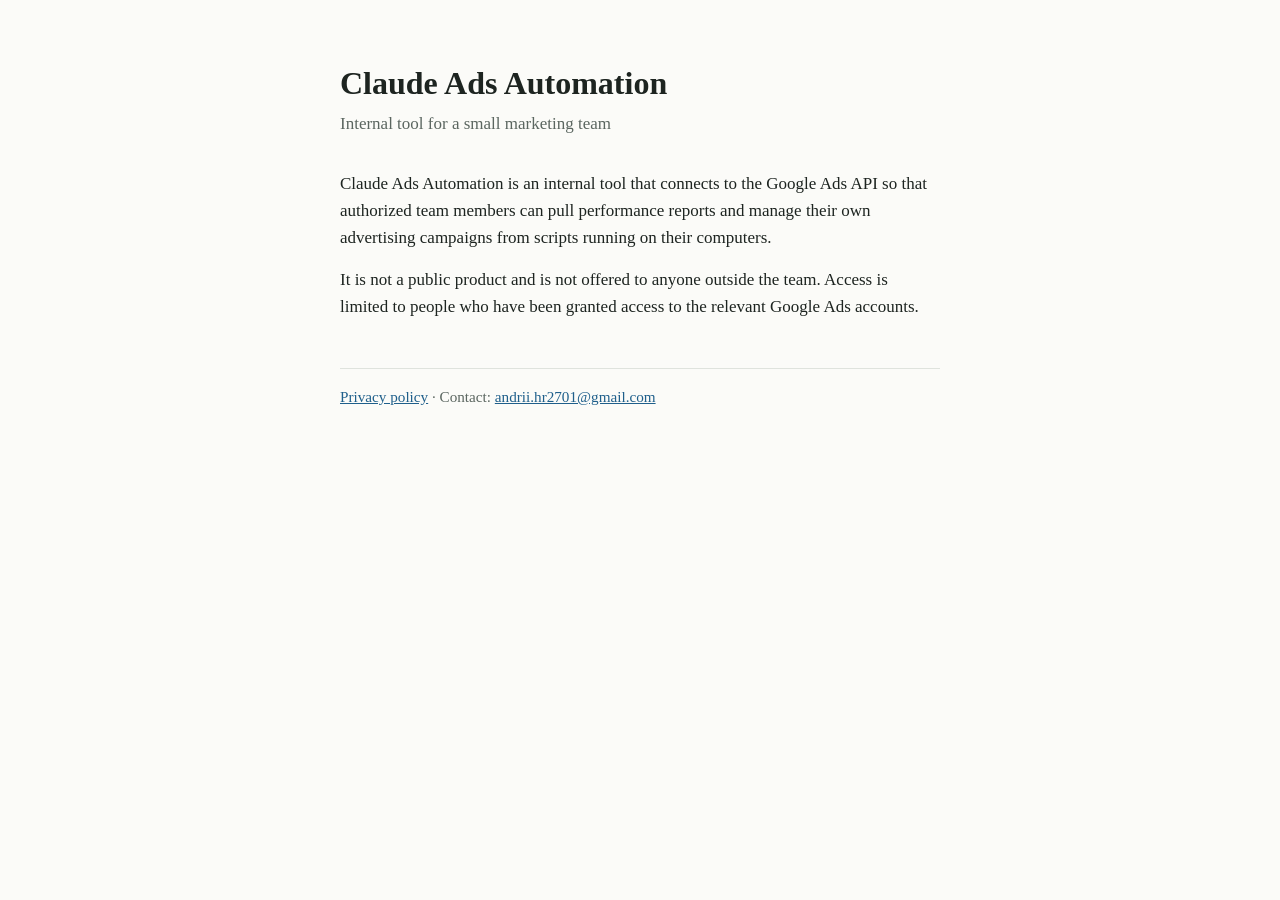
<file: index.html>
<!doctype html>
<html lang="en">
<head>
<meta charset="utf-8">
<meta name="viewport" content="width=device-width, initial-scale=1">
<title>Claude Ads Automation</title>
<link rel="stylesheet" href="style.css">
</head>
<body>
<main>
<h1>Claude Ads Automation</h1>
<p class="meta">Internal tool for a small marketing team</p>
<p>Claude Ads Automation is an internal tool that connects to the Google Ads API so that authorized team members can pull performance reports and manage their own advertising campaigns from scripts running on their computers.</p>
<p>It is not a public product and is not offered to anyone outside the team. Access is limited to people who have been granted access to the relevant Google Ads accounts.</p>
<footer>
<a href="privacy.html">Privacy policy</a> · Contact: <a href="mailto:andrii.hr2701@gmail.com">andrii.hr2701@gmail.com</a>
</footer>
</main>
</body>
</html>
</file>
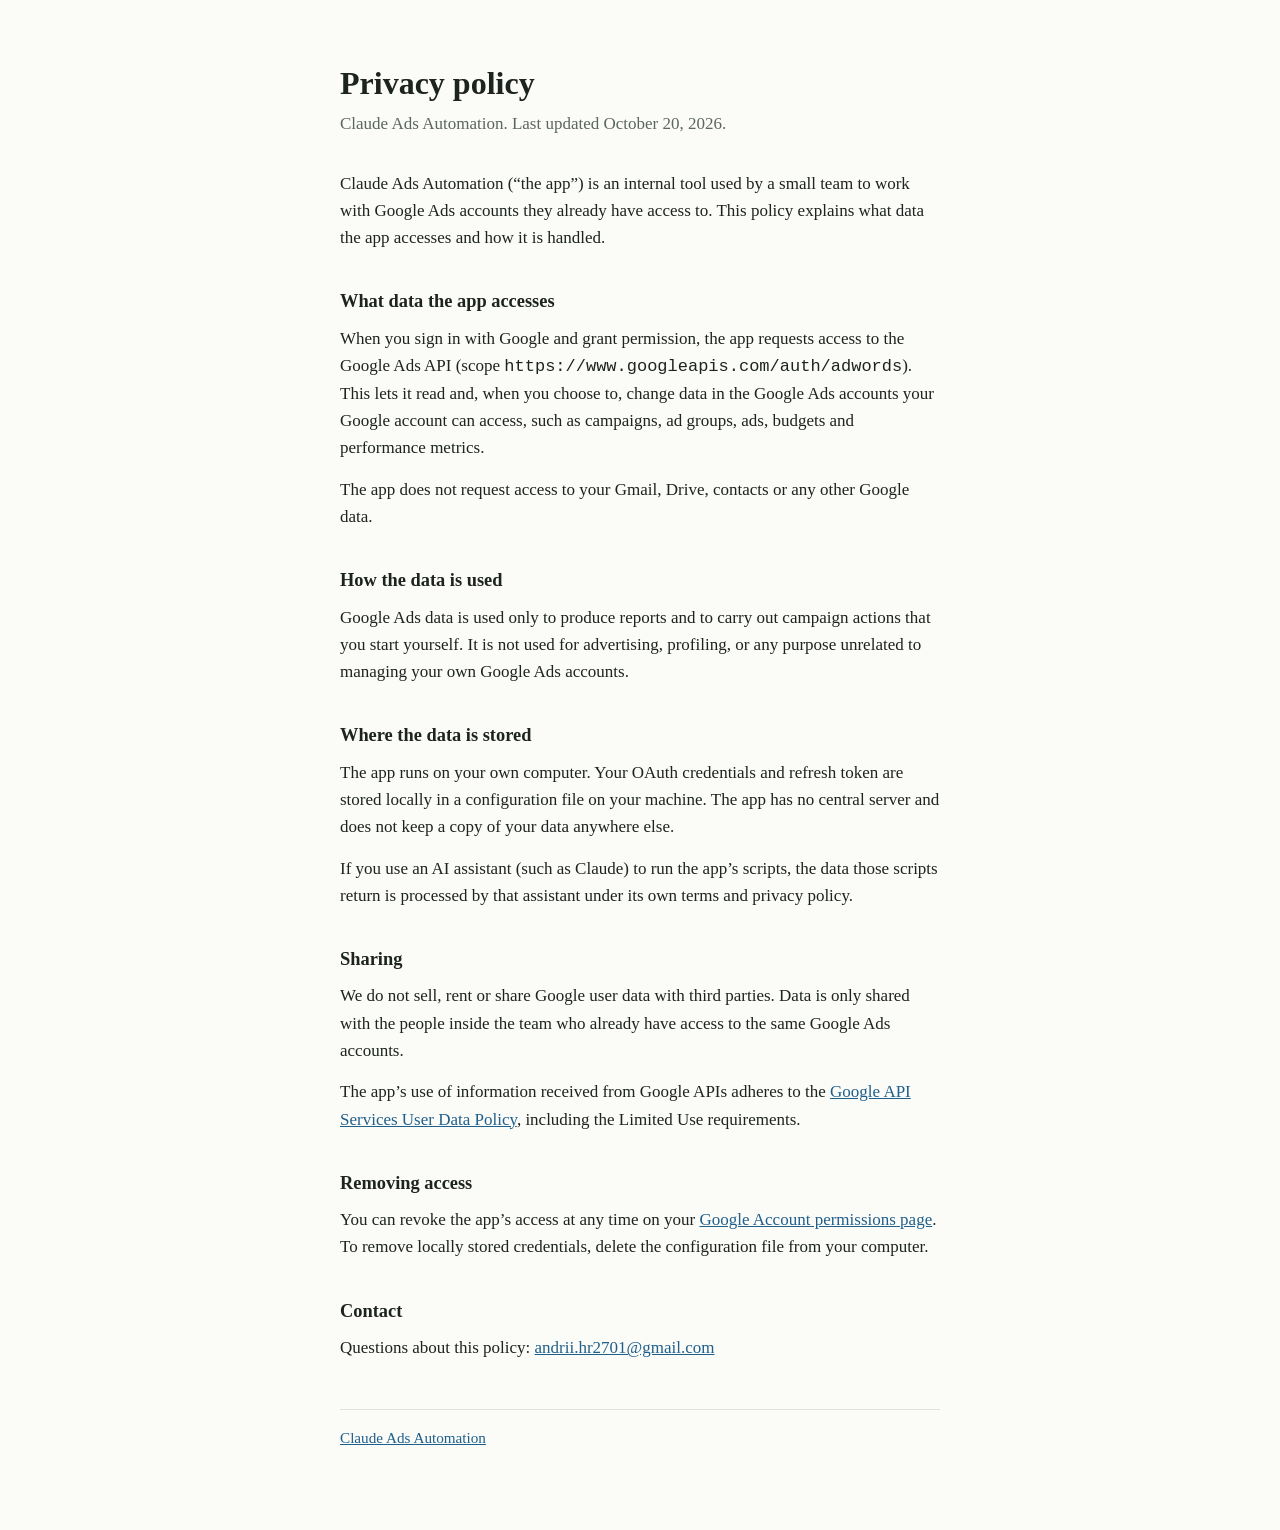
<file: privacy.html>
<!doctype html>
<html lang="en">
<head>
<meta charset="utf-8">
<meta name="viewport" content="width=device-width, initial-scale=1">
<title>Privacy policy – Claude Ads Automation</title>
<link rel="stylesheet" href="style.css">
</head>
<body>
<main>
<h1>Privacy policy</h1>
<p class="meta">Claude Ads Automation. Last updated October 20, 2026.</p>

<p>Claude Ads Automation (“the app”) is an internal tool used by a small team to work with Google Ads accounts they already have access to. This policy explains what data the app accesses and how it is handled.</p>

<h2>What data the app accesses</h2>
<p>When you sign in with Google and grant permission, the app requests access to the Google Ads API (scope <code>https://www.googleapis.com/auth/adwords</code>). This lets it read and, when you choose to, change data in the Google Ads accounts your Google account can access, such as campaigns, ad groups, ads, budgets and performance metrics.</p>
<p>The app does not request access to your Gmail, Drive, contacts or any other Google data.</p>

<h2>How the data is used</h2>
<p>Google Ads data is used only to produce reports and to carry out campaign actions that you start yourself. It is not used for advertising, profiling, or any purpose unrelated to managing your own Google Ads accounts.</p>

<h2>Where the data is stored</h2>
<p>The app runs on your own computer. Your OAuth credentials and refresh token are stored locally in a configuration file on your machine. The app has no central server and does not keep a copy of your data anywhere else.</p>
<p>If you use an AI assistant (such as Claude) to run the app’s scripts, the data those scripts return is processed by that assistant under its own terms and privacy policy.</p>

<h2>Sharing</h2>
<p>We do not sell, rent or share Google user data with third parties. Data is only shared with the people inside the team who already have access to the same Google Ads accounts.</p>
<p>The app’s use of information received from Google APIs adheres to the <a href="https://developers.google.com/terms/api-services-user-data-policy">Google API Services User Data Policy</a>, including the Limited Use requirements.</p>

<h2>Removing access</h2>
<p>You can revoke the app’s access at any time on your <a href="https://myaccount.google.com/permissions">Google Account permissions page</a>. To remove locally stored credentials, delete the configuration file from your computer.</p>

<h2>Contact</h2>
<p>Questions about this policy: <a href="mailto:andrii.hr2701@gmail.com">andrii.hr2701@gmail.com</a></p>

<footer><a href="index.html">Claude Ads Automation</a></footer>
</main>
</body>
</html>
</file>
<file: style.css>
:root{--bg:#fbfbf8;--text:#1d2420;--muted:#5b6660;--line:#dfe3dd;--link:#1f5f8b;color-scheme:light}
@media (prefers-color-scheme:dark){:root{--bg:#161a18;--text:#e6ebe7;--muted:#9aa59f;--line:#2c332f;--link:#7fb6dd;color-scheme:dark}}
*{box-sizing:border-box}
body{margin:0;background:var(--bg);color:var(--text);font:17px/1.6 Charter,"Bitstream Charter","Sitka Text",Cambria,Georgia,serif}
main{max-width:40rem;margin:0 auto;padding:4rem 1.25rem 5rem}
h1{font-size:2rem;line-height:1.2;margin:0 0 .5rem;font-weight:600}
h2{font-size:1.15rem;margin:2.25rem 0 .5rem;font-weight:600}
p,li{margin:0 0 .9rem}
ul{padding-left:1.25rem}
.meta{color:var(--muted);margin-bottom:2rem}
a{color:var(--link)}
a:focus-visible{outline:2px solid var(--link);outline-offset:2px}
footer{margin-top:3rem;padding-top:1rem;border-top:1px solid var(--line);color:var(--muted);font-size:.95rem}
</file>
